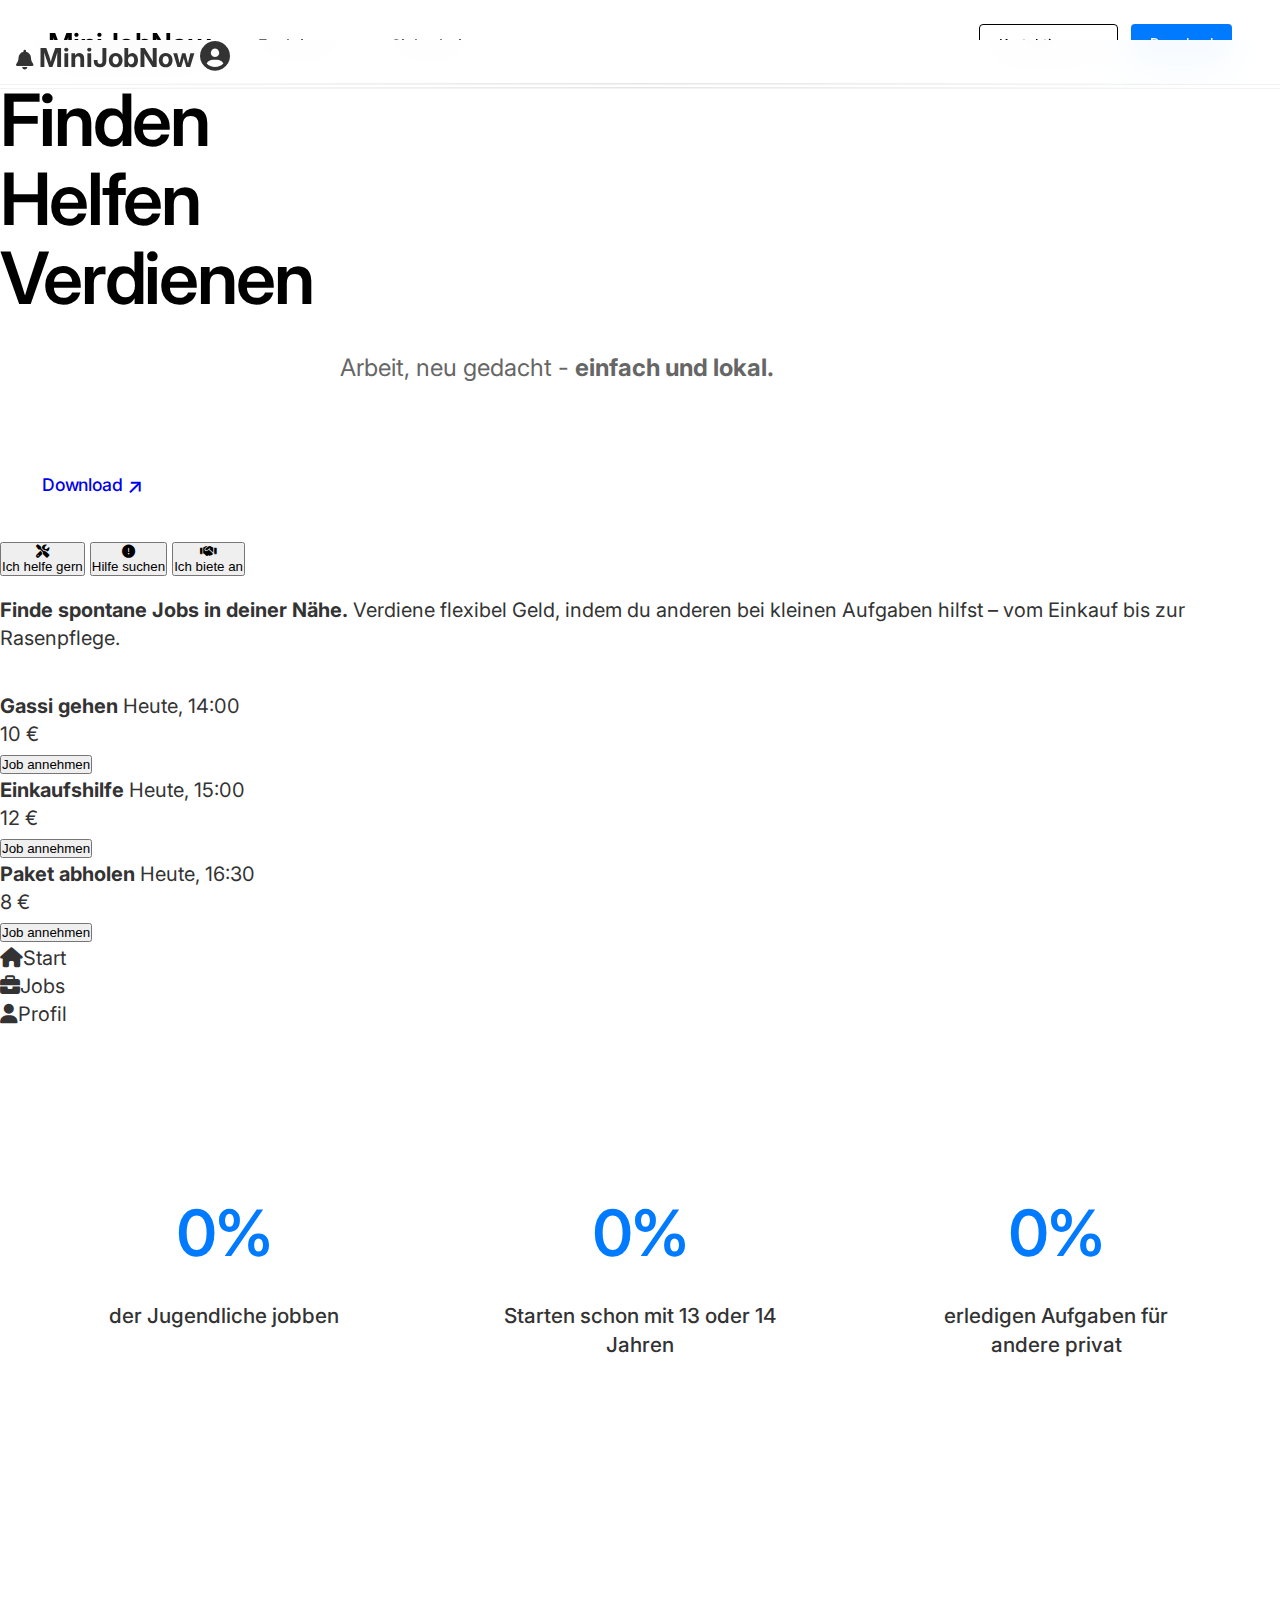
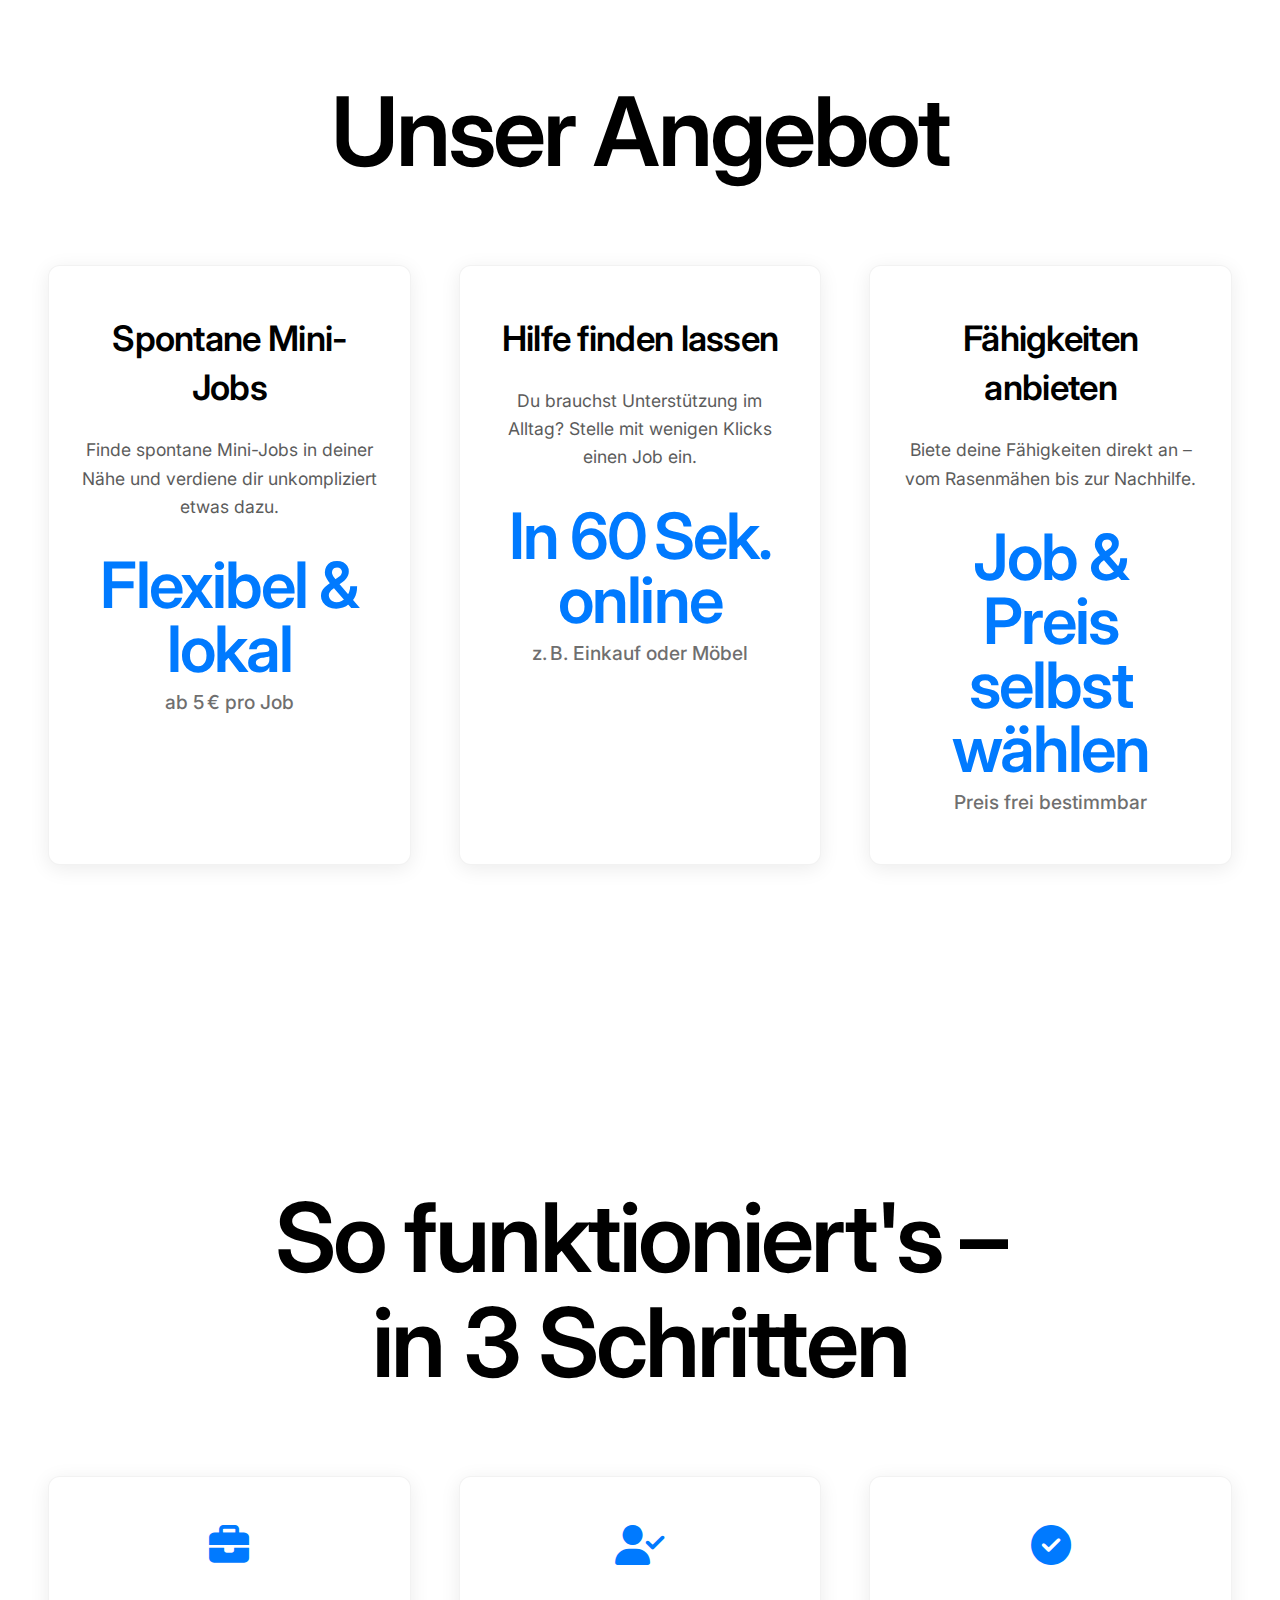
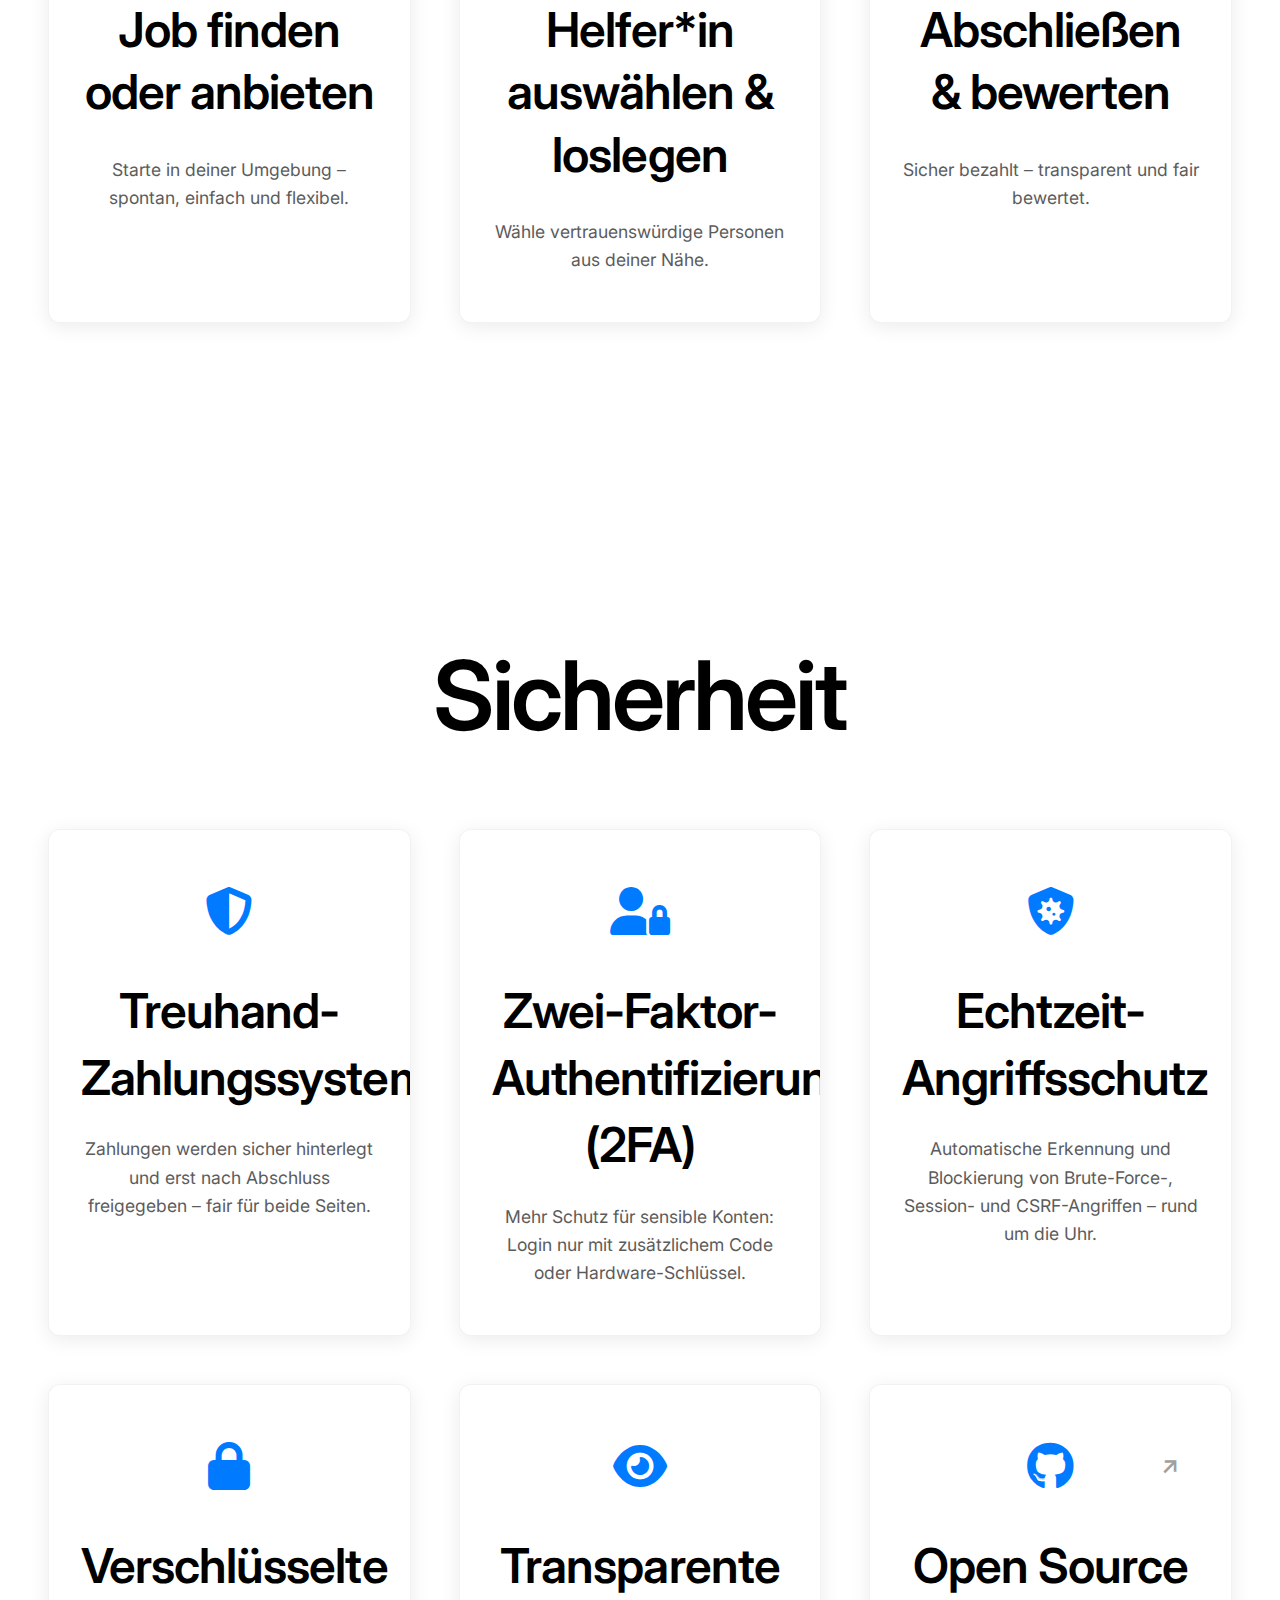
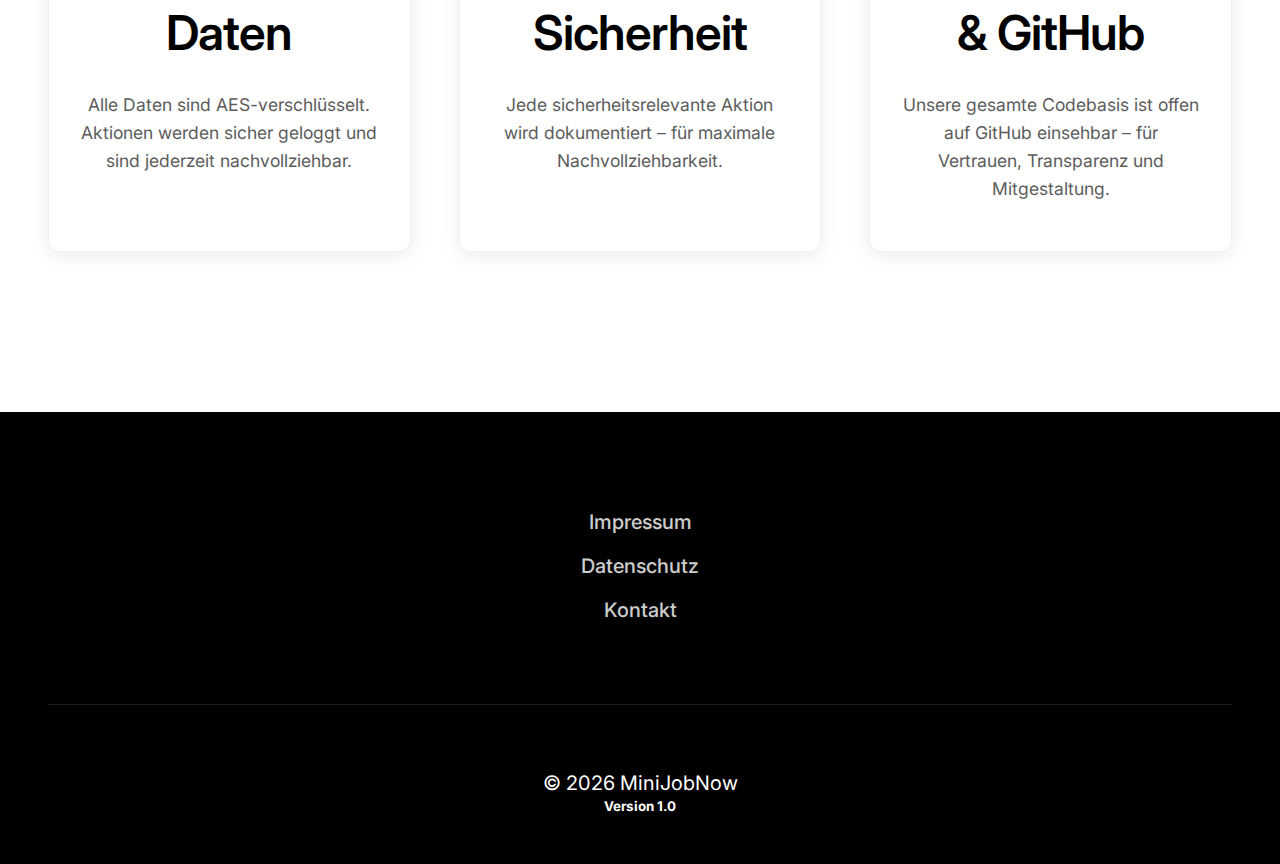
<file: web/index.html>
<!DOCTYPE html>
<html lang="en">

<head>
    <meta charset="UTF-8">
    <meta name="viewport" content="width=device-width, initial-scale=1.0">
    <title>MiniJobNow</title>
    <link rel="preconnect" href="https://fonts.googleapis.com">
    <link rel="preconnect" href="https://fonts.gstatic.com" crossorigin>
    <link href="https://fonts.googleapis.com/css2?family=Inter:wght@300;400;500;600;700&display=swap" rel="stylesheet">
    <link rel="stylesheet" href="https://cdnjs.cloudflare.com/ajax/libs/font-awesome/6.5.0/css/all.min.css">

    <link rel="stylesheet" href="styles.css">
    <script src="script.js"></script>
</head>

<body>
    <header class="header">
        <nav class="nav-container">
            <div class="navbar-glass">
                <a href="#" class="logo">MiniJobNow</a>
                <button class="mobile-menu-button">☰</button>
                <ul class="nav-menu">
                    <li><a href="#testimonials" class="nav-link">Funktionen</a></li>
                    <li><a href="#technology" class="nav-link">Sicherheit</a></li>
                </ul>
                <div class="nav-actions">
                    <a href="#Kontaktiere uns" class="btn-nav btn-contact">Kontaktiere uns</a>
                    <a href="#apply" class="btn-nav btn-apply">Download</a>
                </div>
            </div>
        </nav>
    </header>

    <div class="mobile-menu">
        <div class="mobile-menu-header">
            <a href="#" class="logo">MiniJobNow</a>
            <button class="mobile-menu-close">×</button>
        </div>
        <ul class="mobile-nav">
            <li class="mobile-nav-item"><a href="#testimonials" class="mobile-nav-link">Funktionen</a></li>
            <li class="mobile-nav-item"><a href="#technology" class="mobile-nav-link">Sicherheit</a></li>
            <li class="mobile-nav-item"><a href="#Kontaktiere uns" class="mobile-nav-link">Kontaktiere uns</a></li>
        </ul>
    </div>

    <section class="hero">
        <div class="hero-bg" id="parallax-hero-bg"></div>
        <div class="hero-grid">
            <div class="hero-left">
                <div class="hero-headline">Finden<br>Helfen<br>Verdienen</div>
                <div class="hero-sub">Arbeit, neu gedacht - <strong>einfach und lokal.</strong></div>
                <a href="#apply" class="hero-cta">Download <span
                        style="font-size:1.2em;vertical-align:-0.1em;">↗</span></a>
            </div>
            <div class="hero-right">
                <div class="iphone-wrapper">
                    <div class="side-button left-button-1"></div>
                    <div class="side-button left-button-2"></div>
                    <div class="side-button left-button-3"></div>
                    <div class="side-button right-button"></div>
                    <div class="iphone">
                        <div class="notch"></div>
                        <div class="iphone-inner">
                            <div class="statusbar">
                                <div class="statusbar-center"></div>
                            </div>
                            <div class="header iphone-header-visible"
                                style="margin-top:40px; margin-bottom:10px; padding: 0 16px 8px 16px;">
                                <i class="fa fa-bell"></i>
                                <span style="font-size: 1.3em; font-weight: 700;">MiniJobNow</span>
                                <i class="fa fa-user-circle" style="font-size: 1.5em;"></i>
                            </div>
                            <div class="top-buttons" style="margin-top: 20px;">
                                <button><i class="fa-solid fa-screwdriver-wrench"></i><br>Ich helfe gern</button>
                                <button><i class="fa-solid fa-circle-exclamation"></i><br>Hilfe suchen</button>
                                <button><i class="fa-solid fa-handshake"></i><br>Ich biete an</button>
                            </div>
                            <div class="highlight-box" style="margin-top: 18px;">
                                <strong>Finde spontane Jobs in deiner Nähe.</strong>
                                Verdiene flexibel Geld, indem du anderen bei kleinen Aufgaben hilfst – vom Einkauf bis
                                zur Rasenpflege.
                            </div>
                            <div class="section-title"
                                style="margin-top: 18px; margin-bottom: 0px; text-align:left; font-size: 1em; color: var(--secondary-color);">
                                In deiner Nähe</div>
                            <div class="job-card">
                                <div class="job-info">
                                    <strong>Gassi gehen</strong>
                                    Heute, 14:00<br>
                                    10 €
                                </div>
                                <button class="job-button">Job annehmen</button>
                            </div>
                            <div class="job-card">
                                <div class="job-info">
                                    <strong>Einkaufshilfe</strong>
                                    Heute, 15:00<br>
                                    12 €
                                </div>
                                <button class="job-button">Job annehmen</button>
                            </div>
                            <div class="job-card">
                                <div class="job-info">
                                    <strong>Paket abholen</strong>
                                    Heute, 16:30<br>
                                    8 €
                                </div>
                                <button class="job-button">Job annehmen</button>
                            </div>
                        </div>
                        <div class="bottom-bar">
                            <div><i class="fa fa-home"></i>Start</div>
                            <div><i class="fa fa-briefcase"></i>Jobs</div>
                            <div><i class="fa fa-user"></i>Profil</div>
                        </div>
                    </div>
                </div>
            </div>
        </div>
    </section>

    <section class="stats">
        <div class="stats-container">
            <div class="stat-item">
                <div class="stat-number" data-target="68">0%</div>
                <div class="stat-label">der Jugendliche jobben</div>
            </div>
            <div class="stat-item">
                <div class="stat-number" data-target="14">0%</div>
                <div class="stat-label">Starten schon mit 13 oder 14 Jahren</div>
            </div>
            <div class="stat-item">
                <div class="stat-number" data-target="50">0%</div>
                <div class="stat-label">erledigen Aufgaben für andere privat</div>
            </div>
        </div>
    </section>

    <section class="offerings" id="programs">
        <h2 class="section-title">Unser Angebot</h2>
        <div class="offerings-grid">
            <div class="offering-card animate">
                <h3 class="offering-title">Spontane Mini-Jobs</h3>
                <p class="offering-description">Finde spontane Mini-Jobs in deiner Nähe und verdiene dir unkompliziert
                    etwas dazu.</p>
                <div class="offering-rate">Flexibel & lokal</div>
                <div class="offering-type">ab 5 € pro Job</div>
            </div>
            <div class="offering-card animate">
                <h3 class="offering-title">Hilfe finden lassen</h3>
                <p class="offering-description">Du brauchst Unterstützung im Alltag? Stelle mit wenigen Klicks einen Job
                    ein.</p>
                <div class="offering-rate">In 60 Sek. online</div>
                <div class="offering-type">z. B. Einkauf oder Möbel</div>
            </div>
            <div class="offering-card animate">
                <h3 class="offering-title">Fähigkeiten anbieten</h3>
                <p class="offering-description">Biete deine Fähigkeiten direkt an – vom Rasenmähen bis zur Nachhilfe.
                </p>
                <div class="offering-rate">Job & Preis selbst wählen</div>
                <div class="offering-type">Preis frei bestimmbar</div>
            </div>
        </div>
    </section>

    <section class="testimonials" id="testimonials">
        <h2 class="section-title">So funktioniert's – <br> in 3 Schritten</h2>
        <div class="testimonials-grid">

            <div class="testimonial-card animate">
                <div class="icon-wrapper">
                    <i class="fas fa-briefcase fa-2x"></i>
                </div>
                <p class="testimonial-quote">Job finden oder anbieten</p>
                <div class="testimonial-author">
                    Starte in deiner Umgebung – spontan, einfach und flexibel.
                </div>
            </div>

            <div class="testimonial-card animate">
                <div class="icon-wrapper">
                    <i class="fas fa-user-check fa-2x"></i>
                </div>
                <p class="testimonial-quote">Helfer*in auswählen & loslegen</p>
                <div class="testimonial-author">
                    Wähle vertrauenswürdige Personen aus deiner Nähe.
                </div>
            </div>

            <div class="testimonial-card animate">
                <div class="icon-wrapper">
                    <i class="fas fa-check-circle fa-2x"></i>
                </div>
                <p class="testimonial-quote">Abschließen & bewerten</p>
                <div class="testimonial-author">
                    Sicher bezahlt – transparent und fair bewertet.
                </div>
            </div>

        </div>
    </section>


    <section class="technology" id="technology">
        <h2 class="section-title">Sicherheit</h2>
        <div class="tech-grid">
            <div class="tech-card fade-up">
                <div class="tech-icon"><i class="fas fa-shield-alt"></i></div>
                <h3 class="tech-title">Treuhand-Zahlungssystem</h3>
                <p class="tech-description">Zahlungen werden sicher hinterlegt und erst nach Abschluss freigegeben –
                    fair für beide Seiten.</p>
                <div class="tech-overlay-custom">Geld wird beim Beauftragen sicher hinterlegt und erst nach abgeschlossener Leistung freigegeben. So sind Auftraggeber und Helfer*innen gleichermaßen geschützt – fair, nachvollziehbar und ohne Risiko.</div>
            </div>
            <div class="tech-card fade-up">
                <div class="tech-icon"><i class="fas fa-user-lock"></i></div>
                <h3 class="tech-title">Zwei-Faktor-Authentifizierung (2FA)</h3>
                <p class="tech-description">Mehr Schutz für sensible Konten: Login nur mit zusätzlichem Code oder
                    Hardware-Schlüssel.</p>
                <div class="tech-overlay-custom">Login-Schutz auf dem neuesten Stand: Neben Passwort wird ein zweiter Faktor wie ein Einmalcode oder ein physischer Sicherheitsschlüssel benötigt – besonders für sensible Bereiche wie Admin-Accounts.</div>
            </div>
            <div class="tech-card fade-up">
                <div class="tech-icon"><i class="fas fa-shield-virus"></i></div>
                <h3 class="tech-title">Echtzeit-Angriffsschutz</h3>
                <p class="tech-description">Automatische Erkennung und Blockierung von Brute-Force-, Session- und
                    CSRF-Angriffen – rund um die Uhr.</p>
                <div class="tech-overlay-custom">MiniJob Now erkennt Brute-Force-, CSRF- und Session-Angriffe automatisch – und blockiert diese live. So bleibt deine Verbindung sicher, auch wenn du es nicht mitbekommst.</div>
            </div>
            <div class="tech-card fade-up">
                <div class="tech-icon"><i class="fas fa-lock"></i></div>
                <h3 class="tech-title">Verschlüsselte Daten</h3>
                <p class="tech-description">Alle Daten sind AES-verschlüsselt. Aktionen werden sicher geloggt und sind
                    jederzeit nachvollziehbar.</p>
                <div class="tech-overlay-custom">Alle Daten werden durch moderne AES-Verschlüsselung geschützt. Zusätzlich wird jede sicherheitsrelevante Aktion revisionssicher protokolliert – für maximale Transparenz und Nachvollziehbarkeit.</div>
            </div>
            <div class="tech-card fade-up">
                <div class="tech-icon"><i class="fas fa-eye"></i></div>
                <h3 class="tech-title">Transparente Sicherheit</h3>
                <p class="tech-description">Jede sicherheitsrelevante Aktion wird dokumentiert – für maximale
                    Nachvollziehbarkeit.</p>
                <div class="tech-overlay-custom">Jede Sitzung ist an einen individuellen Fingerabdruck aus Gerätedaten und IP-Adresse gebunden. Das verhindert Session-Hijacking und schützt deine Identität – selbst bei geleakter ID.</div>
            </div>
            <div class="tech-card fade-up" data-overlay="Unser gesamter Quellcode ist offen auf GitHub einsehbar. So kannst du dich selbst von der Sicherheit und Transparenz überzeugen oder sogar mitentwickeln!">
                <a href="https://github.com/Gerafftes/MiniJobNow" target="_blank"
                    style="text-decoration: none; color: inherit; position: relative; display: block;">
                    <span class="external-arrow" aria-label="Externer Link">↗</span>
                    <div class="tech-icon"><i class="fab fa-github"></i></div>
                    <h3 class="tech-title">Open Source & GitHub</h3>
                    <p class="tech-description">Unsere gesamte Codebasis ist offen auf GitHub einsehbar – für Vertrauen,
                        Transparenz und Mitgestaltung.</p>
                </a>
            </div>
        </div>
    </section>

    <!-- Overlay for tech-card details -->
    <div id="tech-overlay" class="tech-overlay" style="display:none;">
        <div class="tech-overlay-content">
            <button class="tech-overlay-close">&times;</button>
            <div class="tech-overlay-icon"></div>
            <h3 class="tech-overlay-title"></h3>
            <p class="tech-overlay-description"></p>
        </div>
    </div>

    <footer class="footer">
        <div class="footer-container">
            <div class="footer-column">
                <ul class="footer-links">
                    <li><a href="#" class="footer-link">Impressum </a></li>
                    <li><a href="#" class="footer-link">Datenschutz </a></li>
                    <li><a href="#" class="footer-link">Kontakt </a></li>
                </ul>
            </div>
        </div>
        <div class="footer-bottom">
            <p id="copyright-text">© <span id="year"></span> MiniJobNow</p>
            <h6>Version 1.0</h6>
        </div>
    </footer>
    <script>
        document.getElementById('year').textContent = new Date().getFullYear();
    </script>


</body>

</html>
</file>
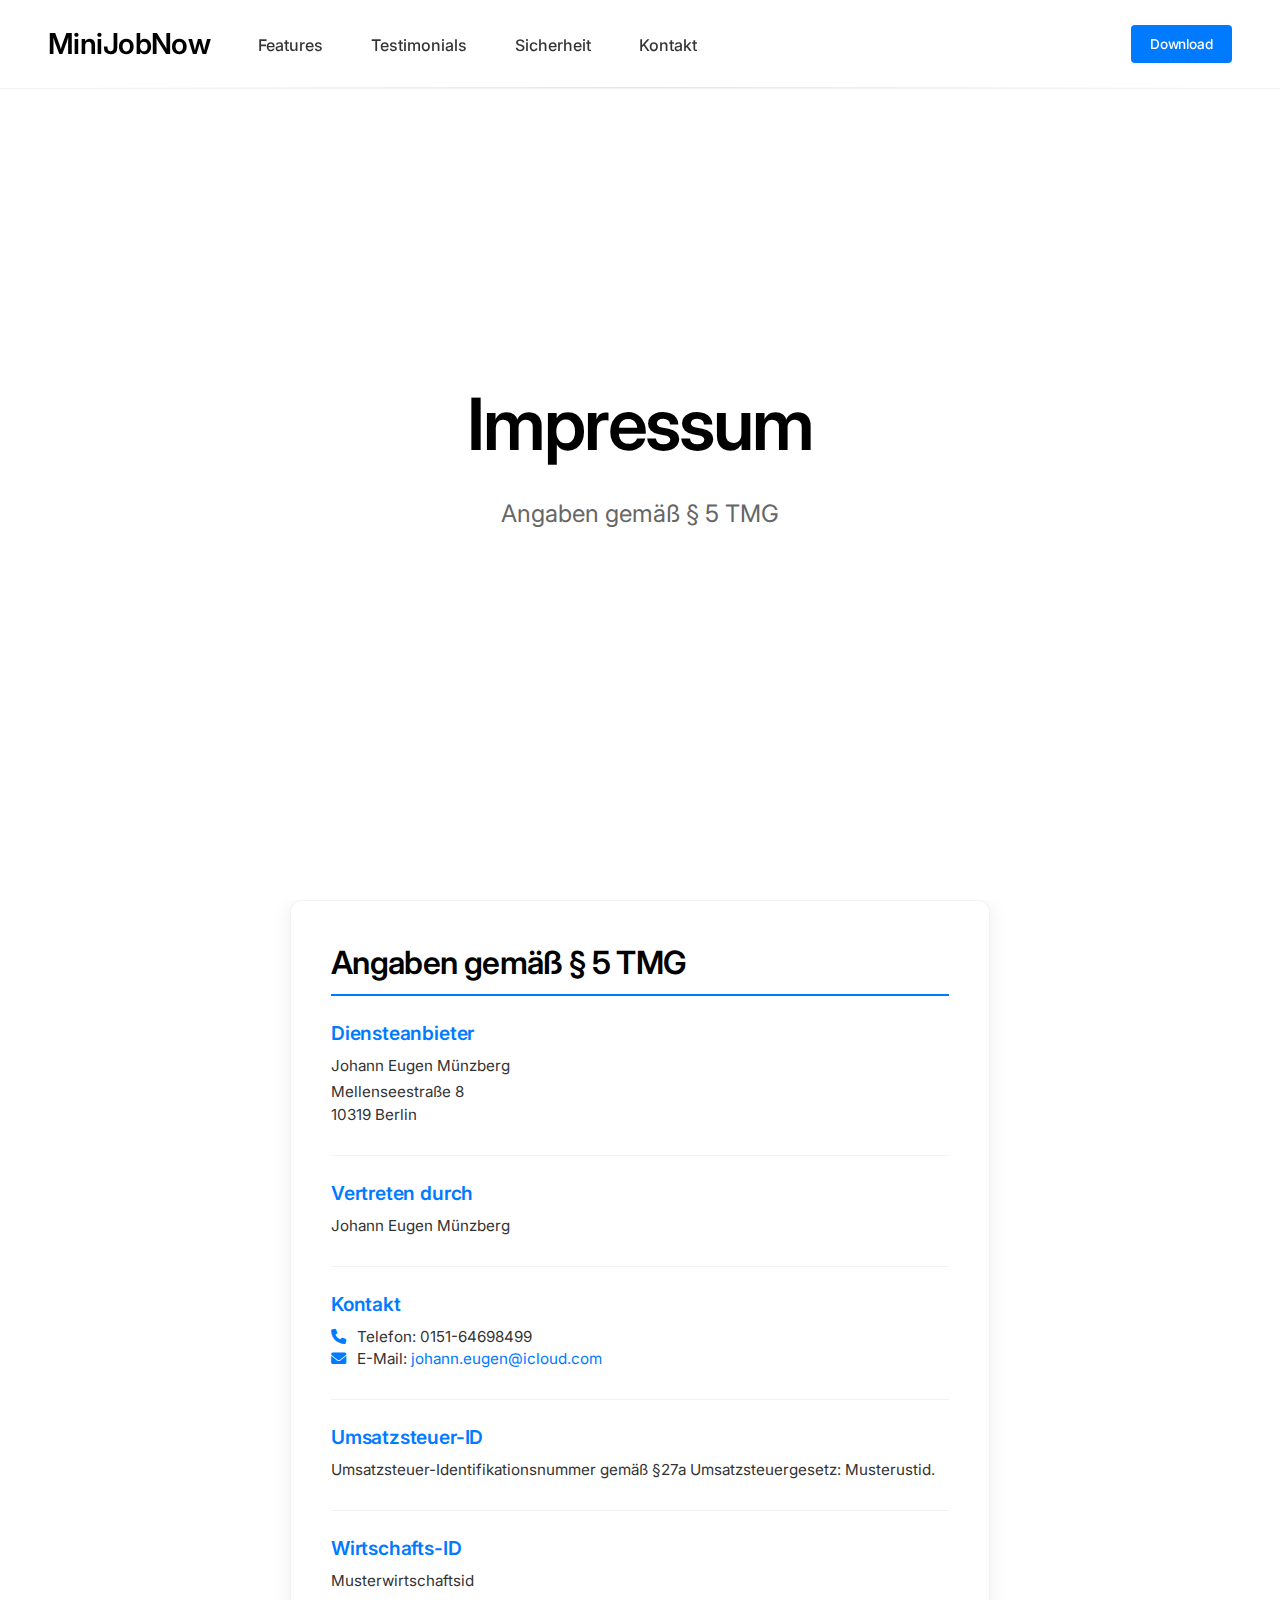
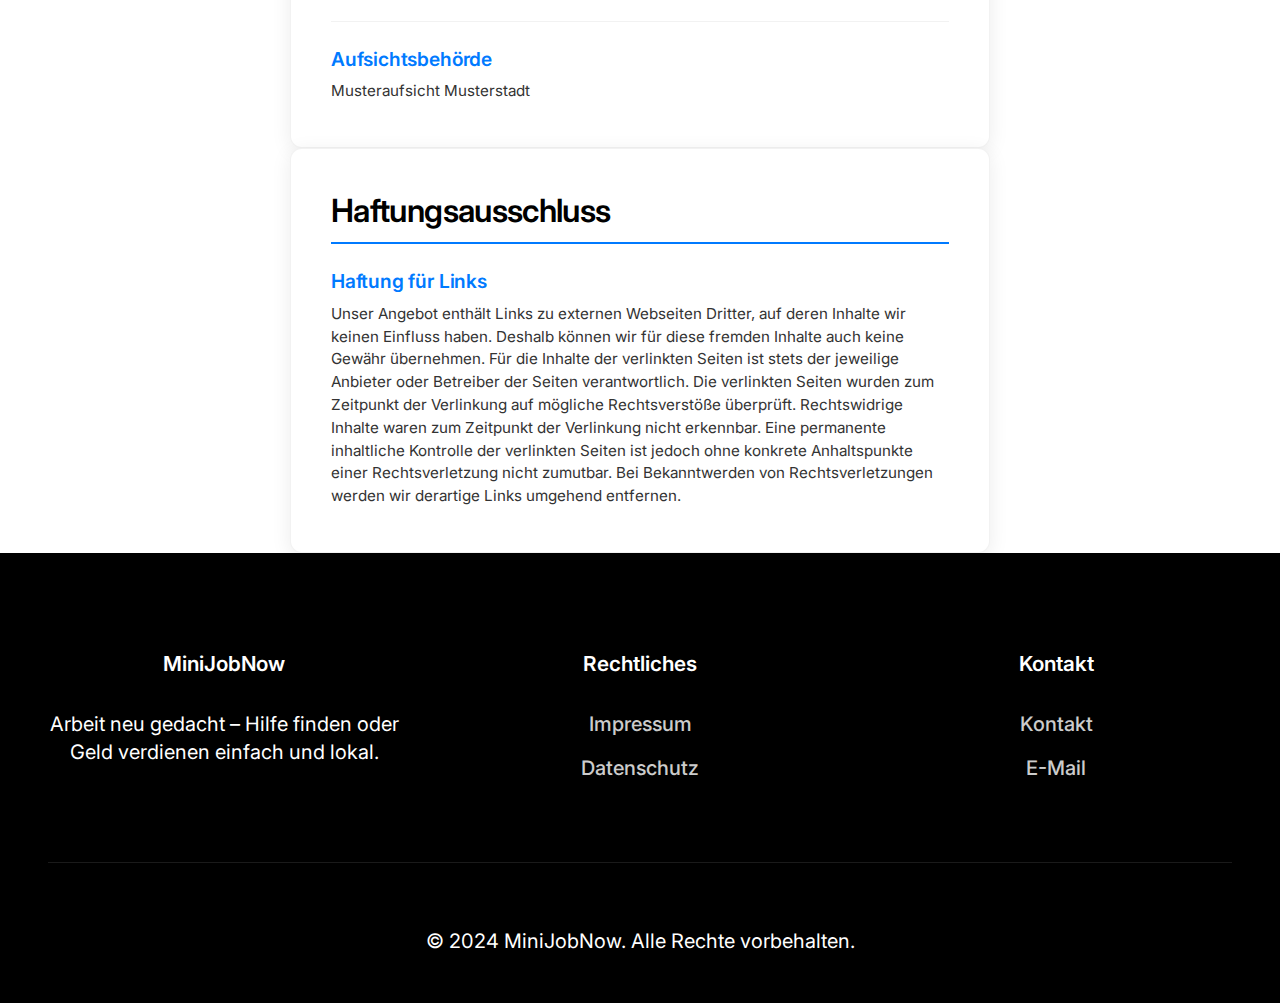
<file: web/impressum.html>
<!DOCTYPE html>
<html lang="de">
<head>
    <meta charset="UTF-8">
    <meta name="viewport" content="width=device-width, initial-scale=1.0">
    <title>MiniJobNow - Impressum</title>
    <meta name="description" content="Impressum und rechtliche Informationen von MiniJobNow">
    <link rel="stylesheet" href="styles.css">
    <link rel="stylesheet" href="https://cdnjs.cloudflare.com/ajax/libs/font-awesome/6.0.0/css/all.min.css">
    <link href="https://fonts.googleapis.com/css2?family=Inter:wght@300;400;500;600;700;800&display=swap" rel="stylesheet">
</head>
<body>
    <!-- Header -->
    <header class="header">
        <div class="nav-container">
            <nav class="navbar-glass">
                <a href="index.html" class="logo">MiniJobNow</a>
                <ul class="nav-menu">
                    <li><a href="index.html#features" class="nav-link">Features</a></li>
                    <li><a href="index.html#testimonials" class="nav-link">Testimonials</a></li>
                    <li><a href="index.html#security" class="nav-link">Sicherheit</a></li>
                    <li><a href="index.html#contact" class="nav-link">Kontakt</a></li>
                </ul>
                <div class="nav-actions">
                    <a href="index.html#download" class="btn-nav btn-apply">Download</a>
                </div>
            </nav>
        </div>
    </header>

    <!-- Mobile Menu -->
    <div class="mobile-menu" id="mobileMenu">
        <div class="mobile-menu-header">
            <a href="index.html" class="logo">MiniJobNow</a>
            <button class="mobile-menu-close" id="mobileMenuClose" aria-label="Close menu">
                <i class="fas fa-times"></i>
            </button>
        </div>
        <ul class="mobile-nav">
            <li class="mobile-nav-item">
                <a href="index.html#features" class="mobile-nav-link">Features</a>
            </li>
            <li class="mobile-nav-item">
                <a href="index.html#testimonials" class="mobile-nav-link">Testimonials</a>
            </li>
            <li class="mobile-nav-item">
                <a href="index.html#security" class="mobile-nav-link">Sicherheit</a>
            </li>
            <li class="mobile-nav-item">
                <a href="index.html#contact" class="mobile-nav-link">Kontakt</a>
            </li>
        </ul>
        <div class="mobile-menu-actions">
            <a href="index.html#download" class="mobile-btn mobile-btn-apply">Download</a>
        </div>
    </div>

    <main>
        <!-- Hero Section -->
        <section class="hero">
            <div class="hero-content">
                <h1 class="hero-headline">Impressum</h1>
                <p class="hero-sub">Angaben gemäß § 5 TMG</p>
            </div>
        </section>

        <!-- Impressum Content -->
        <section class="impressum-content">
            <div class="impressum-container">
                <div class="impressum-section">
                    <h2>Angaben gemäß § 5 TMG</h2>
                    
                    <div class="impressum-item">
                        <h3>Diensteanbieter</h3>
                        <p>Johann Eugen Münzberg</p>
                        <p>Mellenseestraße 8<br>10319 Berlin</p>
                    </div>

                    <div class="impressum-item">
                        <h3>Vertreten durch</h3>
                        <p>Johann Eugen Münzberg</p>
                    </div>

                    <div class="impressum-item">
                        <h3>Kontakt</h3>
                        <p>
                            <i class="fas fa-phone"></i> Telefon: 0151-64698499<br>
                            <i class="fas fa-envelope"></i> E-Mail: <a href="mailto:johann.eugen@icloud.com">johann.eugen@icloud.com</a>
                        </p>
                    </div>

                    <div class="impressum-item">
                        <h3>Umsatzsteuer-ID</h3>
                        <p>Umsatzsteuer-Identifikationsnummer gemäß §27a Umsatzsteuergesetz: Musterustid.</p>
                    </div>

                    <div class="impressum-item">
                        <h3>Wirtschafts-ID</h3>
                        <p>Musterwirtschaftsid</p>
                    </div>

                    <div class="impressum-item">
                        <h3>Aufsichtsbehörde</h3>
                        <p>Musteraufsicht Musterstadt</p>
                    </div>
                </div>

                <div class="impressum-section">
                    <h2>Haftungsausschluss</h2>
                    
                    <div class="impressum-item">
                        <h3>Haftung für Links</h3>
                        <p>Unser Angebot enthält Links zu externen Webseiten Dritter, auf deren Inhalte wir keinen Einfluss haben. Deshalb können wir für diese fremden Inhalte auch keine Gewähr übernehmen. Für die Inhalte der verlinkten Seiten ist stets der jeweilige Anbieter oder Betreiber der Seiten verantwortlich. Die verlinkten Seiten wurden zum Zeitpunkt der Verlinkung auf mögliche Rechtsverstöße überprüft. Rechtswidrige Inhalte waren zum Zeitpunkt der Verlinkung nicht erkennbar. Eine permanente inhaltliche Kontrolle der verlinkten Seiten ist jedoch ohne konkrete Anhaltspunkte einer Rechtsverletzung nicht zumutbar. Bei Bekanntwerden von Rechtsverletzungen werden wir derartige Links umgehend entfernen.</p>
                    </div>
                </div>
            </div>
        </section>
    </main>

    <!-- Footer -->
    <footer class="footer">
        <div class="footer-container">
            <div class="footer-column">
                <h3>MiniJobNow</h3>
                <p>Arbeit neu gedacht – Hilfe finden oder Geld verdienen einfach und lokal.</p>
            </div>
            <div class="footer-column">
                <h3>Rechtliches</h3>
                <ul class="footer-links">
                    <li><a href="impressum.html" class="footer-link">Impressum</a></li>
                    <li><a href="datenschutz.html" class="footer-link">Datenschutz</a></li>
                </ul>
            </div>
            <div class="footer-column">
                <h3>Kontakt</h3>
                <ul class="footer-links">
                    <li><a href="kontakt.html" class="footer-link">Kontakt</a></li>
                    <li><a href="mailto:johann.eugen@icloud.com" class="footer-link">E-Mail</a></li>
                </ul>
            </div>
        </div>
        <div class="footer-bottom">
            <p>&copy; 2024 MiniJobNow. Alle Rechte vorbehalten.</p>
        </div>
    </footer>

    <script src="script.js"></script>
</body>
</html>
</file>
<file: web/styles.css>
* {
    margin: 0;
    padding: 0;
    box-sizing: border-box;
}

:root {
    --primary-color: #000000;
    --secondary-color: #ffffff;
    --accent-color: #007AFF;
    --text-color: #333333;
    --background-color: #ffffff;
    --transition: all 0.3s cubic-bezier(0.4, 0, 0.2, 1);
    --font-size-large: clamp(3rem, 8vw, 6rem);
    --font-size-medium: clamp(2rem, 4vw, 3rem);
    --font-size-normal: clamp(1rem, 2vw, 1.25rem);
    --font-family: 'Inter', -apple-system, BlinkMacSystemFont, 'Segoe UI', Roboto, sans-serif;
}

body {
    font-family: var(--font-family);
    line-height: 1.4;
    color: var(--text-color);
    overflow-x: hidden;
    font-size: var(--font-size-normal);
    background: var(--background-color);
    font-weight: 400;
    -webkit-font-smoothing: antialiased;
    -moz-osx-font-smoothing: grayscale;
}

/* Header Styles - Tesla Style */
.header {
    position: fixed;
    top: 0;
    left: 0;
    width: 100%;
    padding: 1.5rem 0;
    z-index: 1000;
    background: rgba(255, 255, 255, 0.95);
    backdrop-filter: blur(20px);
    border-bottom: 1px solid rgba(0, 0, 0, 0.05);
    transition: var(--transition);
}

/* Dynamische Trennlinie zwischen Header und Inhalt */
.header::after {
    content: '';
    position: absolute;
    bottom: 0;
    left: 50%;
    transform: translateX(-50%);
    width: min(90%, 1200px);
    height: 1px;
    background: linear-gradient(90deg, transparent, rgba(0, 0, 0, 0.1), transparent);
    transition: width 0.3s ease;
}

@media (max-width: 768px) {
    .header::after {
        width: 95%;
    }
}

@media (max-width: 480px) {
    .header::after {
        width: 98%;
    }
}

.nav-container {
    max-width: 1400px;
    margin: 0 auto;
    display: flex;
    justify-content: space-between;
    align-items: center;
    padding: 0 3rem;
}

.navbar-glass {
    display: flex;
    align-items: center;
    width: 100%;
    gap: 3rem;
}

.logo {
    font-size: 1.8rem;
    font-weight: 600;
    color: var(--primary-color);
    text-decoration: none;
    letter-spacing: -0.02em;
}

.nav-menu {
    display: flex;
    gap: 3rem;
    list-style: none;
    margin: 0;
    padding: 0;
}

.nav-link {
    color: var(--primary-color);
    text-decoration: none;
    font-weight: 500;
    font-size: 1rem;
    padding: 0.5rem 0;
    transition: var(--transition);
    opacity: 0.8;
    position: relative;
}

.nav-link:hover,
.nav-link.active {
    color: var(--primary-color);
    opacity: 1;
}

.nav-link::after {
    content: '';
    position: absolute;
    bottom: 0;
    left: 0;
    width: 0;
    height: 2px;
    background: var(--primary-color);
    transition: var(--transition);
}

.nav-link:hover::after {
    width: 100%;
}

.nav-actions {
    display: flex;
    gap: 0.8rem;
    margin-left: auto;
}

.btn-nav {
    display: inline-block;
    font-weight: 500;
    font-size: 0.85rem;
    padding: 0.6rem 1.2rem;
    border-radius: 4px;
    text-decoration: none;
    border: none;
    cursor: pointer;
    transition: var(--transition);
    letter-spacing: -0.01em;
}

.btn-contact {
    background: transparent;
    color: var(--primary-color);
    border: 1px solid var(--primary-color);
}

.btn-contact:hover {
    background: var(--primary-color);
    color: var(--secondary-color);
    transform: translateY(-1px);
}

.btn-apply {
    background: var(--accent-color);
    color: var(--secondary-color);
}

.btn-apply:hover {
    background: #0056cc;
    color: var(--secondary-color);
    transform: translateY(-1px);
}

.mobile-menu-button {
    display: none;
    background: none;
    border: none;
    font-size: 1.5rem;
    color: var(--primary-color);
    cursor: pointer;
    padding: 0.5rem;
}

/* Hero Section - Tesla Style */
.hero {
    min-height: 100vh;
    width: 100%;
    display: flex;
    align-items: center;
    justify-content: center;
    position: relative;
    background: var(--secondary-color);
    overflow: hidden;
    padding-top: 80px;
}

.hero-content {
    position: relative;
    z-index: 2;
    text-align: center;
    max-width: 900px;
    padding: 0 3rem;
}

/* Fixed-height wrapper to prevent layout shift under rotating headline */
.hero-title-wrapper {
    position: relative;
    height: var(--hero-title-height, 6rem);
    display: flex;
    align-items: center;
    justify-content: center;
    margin-bottom: 6rem;
}

#rotating-text,
#rotating-text-measurer {
    font-size: clamp(2.5rem, 6vw, 4.5rem);
    font-weight: 600;
    line-height: 1.1;
    color: var(--primary-color);
    letter-spacing: -0.03em;
    text-align: center;
    transition: opacity 1s ease-in-out;
    will-change: opacity;
}

#rotating-text {
    font-size: clamp(24px, 4.2vw, 44px);
    font-weight: 800;
    line-height: 1.15;
    text-align: center;
    letter-spacing: 0.2px;
    margin: 0;
    position: relative;
    opacity: 1;
    transition: opacity 0.8s ease, filter 0.8s ease, transform 0.8s ease;
}

/* Fade-Out Zustand */
#rotating-text.fade-out {
    opacity: 0;
    filter: blur(6px);
    transform: translateY(8px);
}

@media (prefers-reduced-motion: reduce) {
    #rotating-text { 
        transition: none !important; 
    }
}

.dots {
    font-size: clamp(2.5rem, 6vw, 4.5rem);
    letter-spacing: 4px;
    opacity: 0;
    transition: opacity 0.5s ease-in-out;
    position: absolute;
    left: 0;
    right: 0;
    color: var(--primary-color);
    font-weight: 600;
}

.hero-headline {
    font-size: clamp(2.5rem, 6vw, 4.5rem);
    font-weight: 600;
    line-height: 1.1;
    color: var(--primary-color);
    margin-bottom: 2rem;
    letter-spacing: -0.03em;
}

.hero-headline .highlight {
    color: var(--accent-color);
}

.hero-sub {
    font-size: clamp(1.1rem, 2.5vw, 1.5rem);
    color: #666;
    font-weight: 400;
    margin-bottom: 4rem;
    line-height: 1.5;
    max-width: 600px;
    margin-left: auto;
    margin-right: auto;
}

.hero-actions {
    display: flex;
    gap: 1.5rem;
    justify-content: center;
    flex-wrap: wrap;
    margin-bottom: 4rem;
}

.hero-cta {
    display: inline-block;
    font-weight: 500;
    font-size: 1.1rem;
    padding: 1.2rem 2.5rem;
    border-radius: 4px;
    text-decoration: none;
    transition: var(--transition);
    border: 2px solid transparent;
    letter-spacing: -0.01em;
    min-width: 200px;
}

.hero-cta.primary {
    background: var(--primary-color);
    color: var(--secondary-color);
}

.hero-cta.primary:hover {
    background: #333;
    transform: translateY(-2px);
    box-shadow: 0 8px 25px rgba(0, 0, 0, 0.15);
}

.hero-cta.secondary {
    background: transparent;
    color: var(--primary-color);
    border-color: var(--primary-color);
}

.hero-cta.secondary:hover {
    background: var(--primary-color);
    color: var(--secondary-color);
    transform: translateY(-2px);
    box-shadow: 0 8px 25px rgba(0, 0, 0, 0.15);
}

.hero-app-download {
    margin-top: 3rem;
    text-align: center;
}

.app-text {
    font-size: 1rem;
    color: var(--text-color);
    margin-bottom: 1.5rem;
    opacity: 0.8;
    font-weight: 500;
}

.app-buttons {
    display: flex;
    gap: 1.5rem;
    justify-content: center;
    flex-wrap: wrap;
    position: relative;
}

.app-buttons::after {
    content: '';
    position: absolute;
    bottom: -2rem;
    left: 50%;
    transform: translateX(-50%);
    width: min(80%, 400px);
    height: 1px;
    background: linear-gradient(90deg, transparent, rgba(0, 0, 0, 0.1), transparent);
}

.app-btn {
    display: inline-flex;
    align-items: center;
    gap: 0.8rem;
    font-weight: 500;
    font-size: 1rem;
    padding: 1rem 2rem;
    border-radius: 4px;
    text-decoration: none;
    transition: var(--transition);
    background: var(--accent-color);
    color: var(--secondary-color);
    border: 1px solid var(--accent-color);
    min-width: 160px;
    justify-content: center;
}

.app-btn.secondary {
    background: transparent;
    color: var(--primary-color);
    border: 1px solid var(--primary-color);
}

.app-btn:hover {
    background: #0056cc;
    transform: translateY(-2px);
    box-shadow: 0 8px 25px rgba(0, 0, 0, 0.15);
}

.app-btn.secondary:hover {
    background: var(--primary-color);
    color: var(--secondary-color);
    transform: translateY(-2px);
    box-shadow: 0 8px 25px rgba(0, 0, 0, 0.15);
}

/* Stats Section - Tesla Style */
.stats {
    padding: 8rem 3rem;
    background: var(--secondary-color);
}

.stats-container {
    max-width: 1400px;
    margin: 0 auto;
    display: grid;
    grid-template-columns: repeat(auto-fit, minmax(300px, 1fr));
    gap: 4rem;
    text-align: center;
}

.stat-item {
    padding: 2rem;
    transition: var(--transition);
}

.stat-number {
    font-size: 4rem;
    font-weight: 600;
    color: var(--accent-color);
    margin-bottom: 1.5rem;
    display: inline-block;
    min-width: 4ch;
    text-align: center;
    font-variant-numeric: tabular-nums;
    letter-spacing: -0.02em;
}

.stat-label {
    font-size: 1.3rem;
    color: var(--text-color);
    font-weight: 500;
    line-height: 1.4;
}

/* Offerings Section - Tesla Style */
.offerings {
    padding: 10rem 3rem;
    background: var(--secondary-color);
}

.section-title {
    text-align: center;
    font-size: var(--font-size-large);
    font-weight: 600;
    line-height: 1.1;
    margin-bottom: 5rem;
    letter-spacing: -0.03em;
    color: var(--primary-color);
}

.offerings-grid {
    max-width: 1400px;
    margin: 0 auto;
    display: grid;
    grid-template-columns: repeat(auto-fit, minmax(350px, 1fr));
    gap: 3rem;
}

.offering-card {
    background: var(--secondary-color);
    border-radius: 12px;
    padding: 3rem 2rem;
    transition: var(--transition);
    box-shadow: 0 4px 20px rgba(0, 0, 0, 0.08);
    border: 1px solid rgba(0, 0, 0, 0.05);
    text-align: center;
    position: relative;
    overflow: hidden;
}

.offering-card::before {
    content: '';
    position: absolute;
    top: 0;
    left: 0;
    right: 0;
    height: 4px;
    background: var(--accent-color);
    transform: scaleX(0);
    transition: var(--transition);
}

.offering-card:hover {
    transform: translateY(-8px);
    box-shadow: 0 20px 40px rgba(0, 0, 0, 0.12);
}

.offering-card:hover::before {
    transform: scaleX(1);
}

.offering-icon {
    width: 80px;
    height: 80px;
    background: var(--accent-color);
    border-radius: 50%;
    display: flex;
    align-items: center;
    justify-content: center;
    margin: 0 auto 2rem;
    color: var(--secondary-color);
    font-size: 2rem;
    transition: var(--transition);
}

.offering-card:hover .offering-icon {
    transform: scale(1.1);
    background: #0056cc;
}

.offering-title {
    font-size: clamp(1.5rem, 3vw, 2.2rem);
    font-weight: 600;
    margin-bottom: 1.5rem;
    color: var(--primary-color);
    letter-spacing: -0.02em;
}

.offering-description {
    color: var(--text-color);
    margin-bottom: 2rem;
    font-size: 1.1rem;
    line-height: 1.6;
    opacity: 0.8;
}

.offering-rate {
    font-size: clamp(2.5rem, 5vw, 4rem);
    font-weight: 600;
    line-height: 1;
    margin-bottom: 0.5rem;
    color: var(--accent-color);
    letter-spacing: -0.03em;
}

.offering-type {
    font-size: 1.2rem;
    color: var(--text-color);
    opacity: 0.7;
    font-weight: 500;
}

/* Testimonials Section - Tesla Style */
.testimonials {
    padding: 10rem 3rem;
    background: var(--secondary-color);
}

.testimonials-grid {
    max-width: 1400px;
    margin: 0 auto;
    display: grid;
    grid-template-columns: repeat(auto-fit, minmax(350px, 1fr));
    gap: 3rem;
}

.testimonial-card {
    background: var(--secondary-color);
    border-radius: 12px;
    padding: 3rem 2rem;
    position: relative;
    text-align: center;
    box-shadow: 0 4px 20px rgba(0, 0, 0, 0.08);
    border: 1px solid rgba(0, 0, 0, 0.05);
    transition: var(--transition);
}

.testimonial-card:hover {
    transform: translateY(-4px);
    box-shadow: 0 12px 30px rgba(0, 0, 0, 0.12);
}

.testimonial-quote {
    font-size: var(--font-size-medium);
    font-weight: 600;
    line-height: 1.3;
    margin-bottom: 2rem;
    color: var(--primary-color);
    letter-spacing: -0.02em;
}

.testimonial-author {
    font-weight: 400;
    color: var(--text-color);
    font-size: 1.1rem;
    line-height: 1.6;
    opacity: 0.8;
}

.icon-wrapper {
    text-align: center;
    margin-bottom: 2rem;
}

.icon-wrapper i {
    color: var(--accent-color);
    font-size: 2.5rem;
}

/* Technology Section - Tesla Style */
.technology {
    padding: 10rem 3rem;
    background: var(--secondary-color);
}

.tech-grid {
    max-width: 1400px;
    margin: 0 auto;
    display: grid;
    grid-template-columns: repeat(auto-fit, minmax(350px, 1fr));
    gap: 3rem;
}

.tech-card {
    text-align: center;
    padding: 3rem 2rem;
    cursor: pointer;
    background: var(--secondary-color);
    border-radius: 12px;
    box-shadow: 0 4px 20px rgba(0, 0, 0, 0.08);
    border: 1px solid rgba(0, 0, 0, 0.05);
    transition: var(--transition);
    position: relative;
    overflow: hidden;
}

.tech-card::before {
    content: '';
    position: absolute;
    top: 0;
    left: 0;
    right: 0;
    height: 4px;
    background: var(--accent-color);
    transform: scaleX(0);
    transition: var(--transition);
}

.tech-card:hover {
    transform: translateY(-4px);
    box-shadow: 0 12px 30px rgba(0, 0, 0, 0.12);
}

.tech-card:hover::before {
    transform: scaleX(1);
}

.tech-icon {
    font-size: 3rem;
    margin-bottom: 2rem;
    color: var(--accent-color);
}

.tech-title {
    font-size: var(--font-size-medium);
    font-weight: 600;
    margin-bottom: 1.5rem;
    color: var(--primary-color);
    letter-spacing: -0.02em;
}

.tech-description {
    color: var(--text-color);
    opacity: 0.8;
    font-size: 1.1rem;
    line-height: 1.6;
}

/* Footer - Tesla Style */
.footer {
    background: var(--primary-color);
    color: var(--secondary-color);
    padding: 6rem 3rem 3rem;
    text-align: center;
}

.footer-container {
    max-width: 1400px;
    margin: 0 auto;
    display: grid;
    grid-template-columns: repeat(auto-fit, minmax(250px, 1fr));
    gap: 4rem;
}

.footer-column h3 {
    font-size: 1.3rem;
    margin-bottom: 2rem;
    font-weight: 600;
}

.footer-links {
    list-style: none;
}

.footer-link {
    color: var(--secondary-color);
    text-decoration: none;
    opacity: 0.8;
    transition: var(--transition);
    display: block;
    margin-bottom: 1rem;
    font-weight: 500;
}

.footer-link:hover {
    opacity: 1;
    transform: translateX(4px);
}

.footer-bottom {
    text-align: center;
    padding-top: 4rem;
    margin-top: 4rem;
    border-top: 1px solid rgba(255, 255, 255, 0.1);
}

/* Mobile Menu Styles - Tesla Style */
.mobile-menu {
    display: none;
    position: fixed;
    top: 0;
    left: 0;
    width: 100%;
    height: 100%;
    background: rgba(255, 255, 255, 0.98);
    backdrop-filter: blur(20px);
    z-index: 1001;
    padding: 3rem;
    transform: translateX(-100%);
    transition: var(--transition);
    display: flex;
    flex-direction: column;
}

.mobile-menu.active {
    transform: translateX(0);
}

.mobile-menu-header {
    display: flex;
    justify-content: space-between;
    align-items: center;
    margin-bottom: 4rem;
    padding-bottom: 2rem;
    border-bottom: 1px solid rgba(0, 0, 0, 0.1);
}

.mobile-menu-close {
    background: none;
    border: none;
    font-size: 2.5rem;
    color: var(--primary-color);
    cursor: pointer;
    padding: 0.5rem;
    transition: var(--transition);
}

.mobile-menu-close:hover {
    color: var(--primary-color);
    transform: scale(1.1);
}

.mobile-nav {
    list-style: none;
    margin: 0;
    padding: 0;
}

.mobile-nav-item {
    margin-bottom: 2rem;
    opacity: 0;
    transform: translateX(-20px);
    transition: var(--transition);
}

.mobile-menu.active .mobile-nav-item {
    opacity: 1;
    transform: translateX(0);
}

.mobile-menu.active .mobile-nav-item:nth-child(1) {
    transition-delay: 0.1s;
}

.mobile-menu.active .mobile-nav-item:nth-child(2) {
    transition-delay: 0.2s;
}

.mobile-menu.active .mobile-nav-item:nth-child(3) {
    transition-delay: 0.3s;
}

.mobile-nav-link {
    font-size: 1.4rem;
    color: var(--primary-color);
    text-decoration: none;
    font-weight: 500;
    display: block;
    padding: 1rem 0;
    transition: var(--transition);
}

.mobile-nav-link:hover {
    color: var(--accent-color);
    transform: translateX(8px);
}

.mobile-menu-actions {
    margin-top: auto;
    padding: 3rem 0 2rem 0;
    display: flex;
    flex-direction: column;
    gap: 1.5rem;
    border-top: 1px solid rgba(0, 0, 0, 0.1);
    margin-bottom: 2rem;
}

.mobile-btn {
    display: block;
    width: 100%;
    padding: 1.2rem;
    border-radius: 4px;
    font-weight: 500;
    font-size: 1.1rem;
    text-align: center;
    text-decoration: none;
    transition: var(--transition);
}

.mobile-btn-apply {
    background: var(--primary-color);
    color: var(--secondary-color);
}

.mobile-btn-apply:hover {
    background: #333;
    transform: translateY(-2px);
}

/* Responsive Design */
@media (max-width: 1024px) {
    .nav-container {
        padding: 0 2rem;
    }
    
    .hero-content,
    .stats,
    .offerings,
    .testimonials,
    .technology,
    .footer {
        padding-left: 2rem;
        padding-right: 2rem;
    }
}

@media (max-width: 768px) {
    .nav-container {
        padding: 0 1.5rem;
    }
    
    .navbar-glass {
        justify-content: space-between;
    }
    
    .logo {
        font-size: 1.5rem;
    }
    
    .mobile-menu-button {
        display: flex;
    }
    
    .nav-menu,
    .nav-actions {
        display: none;
    }
    
    .hero-content {
        padding: 0 1.5rem;
    }
    
    .hero-headline {
        font-size: clamp(2.5rem, 6vw, 4rem);
        margin-bottom: 1.5rem;
    }
    
    .hero-sub {
        font-size: clamp(1.1rem, 2.5vw, 1.4rem);
        margin-bottom: 3rem;
    }
    
    .hero-actions {
        flex-direction: column;
        align-items: center;
        gap: 1rem;
    }
    
    .hero-cta {
        width: 100%;
        max-width: 300px;
        text-align: center;
    }
    
    .section-title {
        font-size: clamp(2.5rem, 6vw, 4rem);
        margin-bottom: 3rem;
    }
    
    .offerings-grid,
    .testimonials-grid,
    .tech-grid {
        gap: 2rem;
    }
    
    .offering-card,
    .testimonial-card,
    .tech-card {
        padding: 2rem 1.5rem;
    }
    
    .stats-container {
        gap: 3rem;
    }
    
    .mobile-menu {
        display: block;
    }
}

@media (max-width: 480px) {
    .nav-container {
        padding: 0 1rem;
    }
    
    .hero-content {
        padding: 0 1rem;
    }
    
    .hero-headline {
        font-size: clamp(2rem, 5vw, 3rem);
        margin-bottom: 1rem;
    }
    
    .hero-sub {
        font-size: clamp(1rem, 2vw, 1.2rem);
        margin-bottom: 2rem;
    }
    
    .hero-actions {
        gap: 0.8rem;
    }
    
    .hero-cta {
        font-size: 1rem;
        padding: 1rem 1.5rem;
    }
    
    .section-title {
        font-size: clamp(2rem, 5vw, 3rem);
        margin-bottom: 2rem;
    }
    
    .offerings,
    .testimonials,
    .technology,
    .stats {
        padding: 6rem 1rem;
    }
    
    .footer {
        padding: 4rem 1rem 2rem;
    }
}

/* Animations */
@keyframes fadeIn {
    from {
        opacity: 0;
        transform: translateY(30px);
    }
    to {
        opacity: 1;
        transform: translateY(0);
    }
}

.animate {
    animation: fadeIn 1s ease forwards;
}

.fade-up {
    opacity: 1;
    transform: translateY(0);
    transition: opacity 0.8s ease, transform 0.8s ease;
}

.fade-up.visible {
    opacity: 1;
    transform: translateY(0);
}

/* Tech Overlay Styles */
.tech-overlay {
    position: fixed;
    top: 0;
    left: 0;
    right: 0;
    bottom: 0;
    background: rgba(0, 0, 0, 0.6);
    z-index: 2000;
    display: flex;
    align-items: center;
    justify-content: center;
    transition: opacity 0.3s;
}

.tech-overlay-content {
    background: var(--secondary-color);
    color: var(--primary-color);
    border-radius: 12px;
    padding: 3rem 2rem 2rem 2rem;
    max-width: 95vw;
    width: 450px;
    box-shadow: 0 20px 60px rgba(0, 0, 0, 0.25);
    position: relative;
    text-align: center;
    animation: fadeIn 0.3s;
}

.tech-overlay-close {
    position: absolute;
    top: 1.5rem;
    right: 1.5rem;
    background: none;
    border: none;
    font-size: 2rem;
    color: #888;
    cursor: pointer;
    transition: var(--transition);
}

.tech-overlay-close:hover {
    color: var(--primary-color);
    transform: scale(1.1);
}

.tech-overlay-icon {
    font-size: 3rem;
    margin-bottom: 1.5rem;
    color: var(--accent-color);
}

.tech-overlay-title {
    font-size: 1.8rem;
    font-weight: 600;
    margin-bottom: 1.5rem;
    letter-spacing: -0.02em;
}

.tech-overlay-description {
    font-size: 1.2rem;
    color: var(--text-color);
    line-height: 1.6;
    opacity: 0.8;
}

.external-arrow {
    position: absolute;
    top: 15px;
    right: 20px;
    font-size: 1.2em;
    color: #888;
    opacity: 0.8;
    pointer-events: none;
    font-weight: 600;
    z-index: 2;
}

.tech-overlay-custom {
    display: none;
}

@media (max-width: 500px) {
    .tech-overlay-content {
        width: 95vw;
        padding: 2rem 1rem 1.5rem 1rem;
    }
    
    .tech-overlay-title {
        font-size: 1.4rem;
    }
    
    .tech-overlay-description {
        font-size: 1rem;
    }
}

/* Impressum Styles - Tesla Style */
.impressum-content {
    padding: 0rem 3rem;
    background: var(--secondary-color);
}

.impressum-container {
    max-width: 700px;
    margin: 0 auto;
}

.impressum-section {
    background: var(--secondary-color);
    border-radius: 12px;
    padding: 2.5rem;
    box-shadow: 0 4px 20px rgba(0, 0, 0, 0.08);
    border: 1px solid rgba(0, 0, 0, 0.05);
    transition: var(--transition);
}

.impressum-section:hover {
    transform: translateY(-2px);
    box-shadow: 0 8px 30px rgba(0, 0, 0, 0.12);
}

.impressum-section h2 {
    font-size: clamp(1.5rem, 3vw, 2rem);
    font-weight: 600;
    color: var(--primary-color);
    margin-bottom: 1.5rem;
    letter-spacing: -0.02em;
    border-bottom: 2px solid var(--accent-color);
    padding-bottom: 0.5rem;
}

.impressum-item {
    margin-bottom: 1.5rem;
    padding-bottom: 1.5rem;
    border-bottom: 1px solid rgba(0, 0, 0, 0.05);
}

.impressum-item:last-child {
    margin-bottom: 0;
    padding-bottom: 0;
    border-bottom: none;
}

.impressum-item h3 {
    font-size: clamp(1rem, 2vw, 1.2rem);
    font-weight: 600;
    color: var(--accent-color);
    margin-bottom: 0.5rem;
    letter-spacing: -0.01em;
}

.impressum-item p {
    color: var(--text-color);
    line-height: 1.5;
    margin-bottom: 0.25rem;
    font-size: 0.95rem;
}

.impressum-item a {
    color: var(--accent-color);
    text-decoration: none;
    transition: var(--transition);
}

.impressum-item a:hover {
    color: #0056cc;
    text-decoration: underline;
}

.impressum-item i {
    margin-right: 0.5rem;
    color: var(--accent-color);
    width: 14px;
}

@media (max-width: 768px) {
    .impressum-content {
        padding: 0rem 2rem;
    }
    
    .impressum-section {
        padding: 2rem;
    }
}

@media (max-width: 480px) {
    .impressum-content {
        padding: 0rem 1rem;
    }
    
    .impressum-section {
        padding: 1.5rem;
    }
    
    .impressum-section h2 {
        font-size: clamp(1.2rem, 3vw, 1.5rem);
    }
}
</file>
